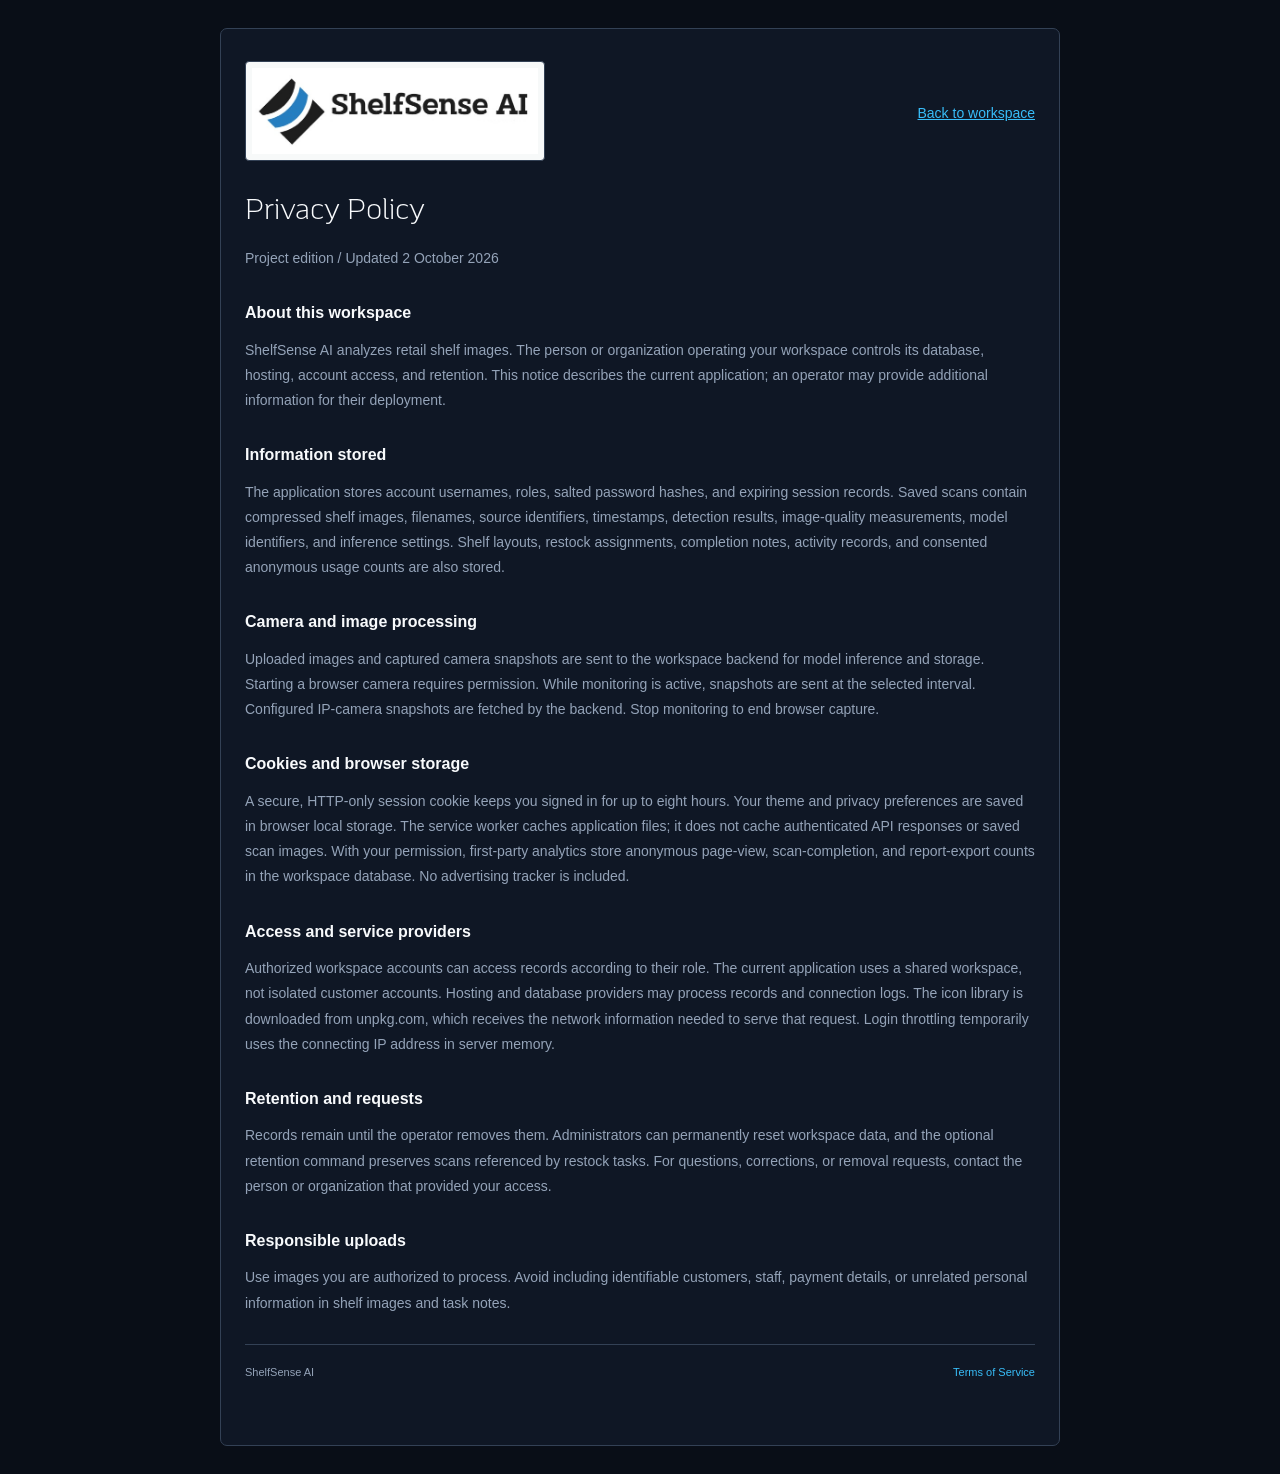
<file: static/privacy.html>
<!doctype html>
<html lang="en">
<head><meta charset="utf-8"><meta name="viewport" content="width=device-width, initial-scale=1"><meta name="theme-color" content="#071f26"><meta name="description" content="ShelfSense AI privacy policy for shelf images, accounts, camera processing, and optional analytics."><title>Privacy Policy | ShelfSense AI</title><link rel="icon" type="image/jpeg" href="/static/shelfsense-favicon-logo.jpeg"><script src="/static/appearance.js?v=20261002-8"></script><link rel="stylesheet" href="/static/styles.css?v=20261002-8"></head>
<body class="policy-page"><main>
  <header><a href="/"><img class="login-logo" src="/static/shelfsense-logo.jpeg" width="618" height="185" alt="ShelfSense AI"></a><a href="/">Back to workspace</a></header>
  <h1>Privacy Policy</h1><p>Project edition / Updated 2 October 2026</p>
  <h2>About this workspace</h2><p>ShelfSense AI analyzes retail shelf images. The person or organization operating your workspace controls its database, hosting, account access, and retention. This notice describes the current application; an operator may provide additional information for their deployment.</p>
  <h2>Information stored</h2><p>The application stores account usernames, roles, salted password hashes, and expiring session records. Saved scans contain compressed shelf images, filenames, source identifiers, timestamps, detection results, image-quality measurements, model identifiers, and inference settings. Shelf layouts, restock assignments, completion notes, activity records, and consented anonymous usage counts are also stored.</p>
  <h2>Camera and image processing</h2><p>Uploaded images and captured camera snapshots are sent to the workspace backend for model inference and storage. Starting a browser camera requires permission. While monitoring is active, snapshots are sent at the selected interval. Configured IP-camera snapshots are fetched by the backend. Stop monitoring to end browser capture.</p>
  <h2>Cookies and browser storage</h2><p>A secure, HTTP-only session cookie keeps you signed in for up to eight hours. Your theme and privacy preferences are saved in browser local storage. The service worker caches application files; it does not cache authenticated API responses or saved scan images. With your permission, first-party analytics store anonymous page-view, scan-completion, and report-export counts in the workspace database. No advertising tracker is included.</p>
  <h2>Access and service providers</h2><p>Authorized workspace accounts can access records according to their role. The current application uses a shared workspace, not isolated customer accounts. Hosting and database providers may process records and connection logs. The icon library is downloaded from unpkg.com, which receives the network information needed to serve that request. Login throttling temporarily uses the connecting IP address in server memory.</p>
  <h2>Retention and requests</h2><p>Records remain until the operator removes them. Administrators can permanently reset workspace data, and the optional retention command preserves scans referenced by restock tasks. For questions, corrections, or removal requests, contact the person or organization that provided your access.</p>
  <h2>Responsible uploads</h2><p>Use images you are authorized to process. Avoid including identifiable customers, staff, payment details, or unrelated personal information in shelf images and task notes.</p>
  <footer class="workspace-footer"><span>ShelfSense AI</span><a href="/static/terms.html">Terms of Service</a></footer>
</main></body></html>
</file>
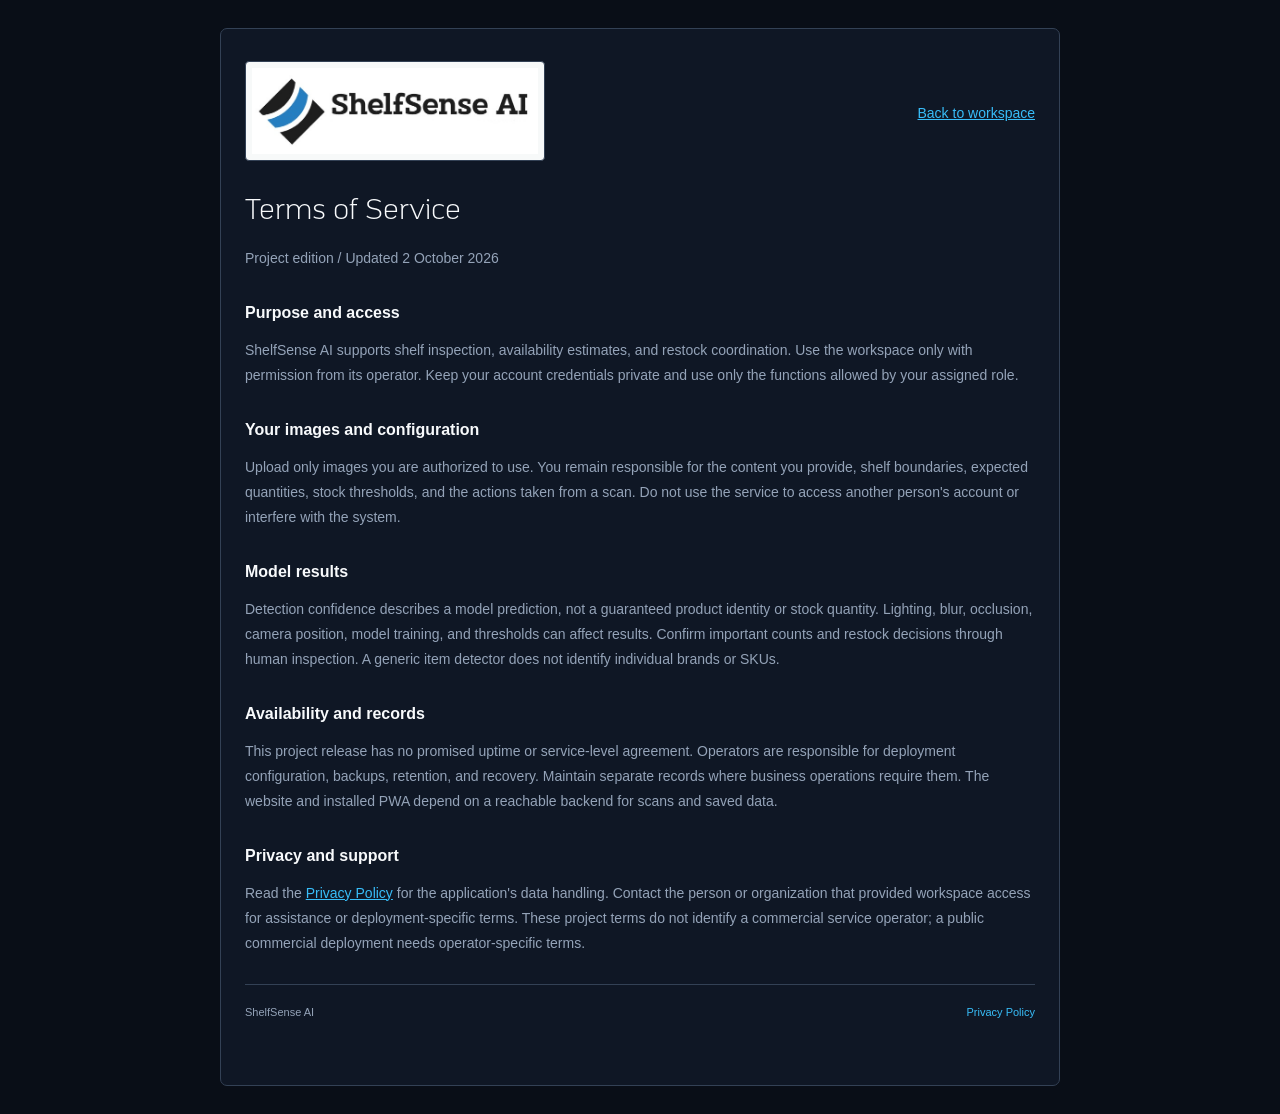
<file: static/terms.html>
<!doctype html>
<html lang="en">
<head><meta charset="utf-8"><meta name="viewport" content="width=device-width, initial-scale=1"><meta name="theme-color" content="#071f26"><meta name="description" content="Terms for authorized use of the ShelfSense AI retail shelf monitoring workspace."><title>Terms of Service | ShelfSense AI</title><link rel="icon" type="image/jpeg" href="/static/shelfsense-favicon-logo.jpeg"><script src="/static/appearance.js?v=20261002-8"></script><link rel="stylesheet" href="/static/styles.css?v=20261002-8"></head>
<body class="policy-page"><main>
  <header><a href="/"><img class="login-logo" src="/static/shelfsense-logo.jpeg" width="618" height="185" alt="ShelfSense AI"></a><a href="/">Back to workspace</a></header>
  <h1>Terms of Service</h1><p>Project edition / Updated 2 October 2026</p>
  <h2>Purpose and access</h2><p>ShelfSense AI supports shelf inspection, availability estimates, and restock coordination. Use the workspace only with permission from its operator. Keep your account credentials private and use only the functions allowed by your assigned role.</p>
  <h2>Your images and configuration</h2><p>Upload only images you are authorized to use. You remain responsible for the content you provide, shelf boundaries, expected quantities, stock thresholds, and the actions taken from a scan. Do not use the service to access another person's account or interfere with the system.</p>
  <h2>Model results</h2><p>Detection confidence describes a model prediction, not a guaranteed product identity or stock quantity. Lighting, blur, occlusion, camera position, model training, and thresholds can affect results. Confirm important counts and restock decisions through human inspection. A generic item detector does not identify individual brands or SKUs.</p>
  <h2>Availability and records</h2><p>This project release has no promised uptime or service-level agreement. Operators are responsible for deployment configuration, backups, retention, and recovery. Maintain separate records where business operations require them. The website and installed PWA depend on a reachable backend for scans and saved data.</p>
  <h2>Privacy and support</h2><p>Read the <a href="/static/privacy.html">Privacy Policy</a> for the application's data handling. Contact the person or organization that provided workspace access for assistance or deployment-specific terms. These project terms do not identify a commercial service operator; a public commercial deployment needs operator-specific terms.</p>
  <footer class="workspace-footer"><span>ShelfSense AI</span><a href="/static/privacy.html">Privacy Policy</a></footer>
</main></body></html>
</file>
<file: static/styles.css>
:root{--canvas:#f5f6f8;--surface:#fff;--ink:#20282c;--muted:#66737b;--line:#dde3e6;--teal:#087e70;--good:#087e70;--warn:#976008;--danger:#bb433d;--alert-red:var(--danger);--amber:#d89826;--coral:#d76056;--sidebar:#182426;--teal-soft:#e5f4ef}
*{box-sizing:border-box;letter-spacing:0}body{margin:0;min-height:100vh;display:grid;grid-template-columns:224px minmax(0,1fr);font-family:Inter,"Segoe UI",Arial,sans-serif;color:var(--ink);background:var(--canvas);font-size:14px}button,input,select,textarea{font:inherit}button,a,input,select,textarea{touch-action:manipulation}button{cursor:pointer}button:disabled{cursor:not-allowed;opacity:.5}button:focus-visible,input:focus-visible,select:focus-visible,textarea:focus-visible{outline:3px solid #528dd0;outline-offset:3px}[hidden]{display:none!important}svg{width:18px;height:18px;flex-shrink:0}h1,h2,h3,p{margin-top:0}h2{font-size:16px;font-weight:650}h3{font-size:14px}small{display:block;color:var(--muted);font-size:11px;margin-top:5px}strong{font-weight:650}button{color:inherit}label{min-width:0}input,select,textarea{max-width:100%;min-width:0;border:1px solid #cbd5da;border-radius:5px;background:#fff;padding:9px 10px;color:var(--ink)}input[type=checkbox]{accent-color:var(--teal);width:16px;height:16px;padding:0}input[type=range]{accent-color:var(--teal);padding:0;width:100%}
.sidebar{position:sticky;top:0;height:100vh;padding:30px 16px 18px;background:var(--sidebar);color:#fff;display:flex;flex-direction:column}.brand{display:flex;gap:10px;align-items:center;margin:0 8px 42px}.brand strong{font-size:20px}.brand small{color:#a5b8b5}.brand-mark{width:36px;height:36px;border-radius:6px;display:grid;place-items:center;background:#5dd4b4;color:#12332a;font-size:23px;font-weight:700}nav{display:flex;flex-direction:column;gap:6px}nav button{position:relative;display:flex;align-items:center;gap:12px;border:0;border-radius:5px;background:transparent;color:#b9c7ca;text-align:left;padding:13px 12px;min-height:46px;font-size:13px}nav button:hover{background:#243437}nav button.active{background:#314347;color:#fff}nav button.active::before{content:"";position:absolute;left:0;top:13px;height:20px;width:3px;background:#5dd4b4}.nav-count{margin-left:auto;font-size:10px;padding:3px 6px;border-radius:4px;background:#49554e;color:#f9df9d}.sidebar-status{margin-top:auto;display:flex;align-items:center;gap:10px;padding:20px 9px}.sidebar-status strong{font-size:11px}.sidebar-status small{font-size:10px;color:#a4b7ba}.status-dot{display:inline-block;width:7px;height:7px;border-radius:50%;background:#36b695;flex-shrink:0}.status-dot.unhealthy{background:var(--coral)}.account-button{display:flex;align-items:center;gap:8px;background:transparent;border:0;border-top:1px solid #344449;color:#b9c7ca;padding:16px 6px 0;font-size:11px;text-align:left}.account-button span{flex:1;overflow-wrap:anywhere}
main{padding:32px 32px 50px;min-width:0;max-width:1920px;width:100%}.topbar{display:flex;justify-content:space-between;align-items:center;gap:24px;margin-bottom:24px}.eyebrow,.section-kicker{display:block;font-size:10px;text-transform:uppercase;color:var(--muted);margin-bottom:7px;font-weight:600}.page-heading h1{font-size:28px;font-weight:650;line-height:1.2;margin:0 0 8px}.page-heading p{color:var(--muted);font-size:12px;margin:0}.actions{display:flex;align-items:center;gap:10px}.button,.icon-button,.text-button{display:inline-flex;justify-content:center;align-items:center;gap:8px;border-radius:5px;font-size:12px;font-weight:600;text-decoration:none}.button{padding:10px 15px;min-height:40px;border:1px solid transparent;white-space:nowrap}.button-primary{background:var(--teal);color:white}.button-primary:hover{background:#06685c}.button-secondary{background:white;border-color:#cbd5da}.button-secondary:hover{background:#edf2f4}.icon-button{width:36px;height:36px;flex-shrink:0;background:transparent;border:1px solid var(--line);padding:7px}.text-button{background:none;border:0;color:var(--teal);padding:8px 0}.file-picker{cursor:pointer}.file-picker input{position:absolute;width:1px;height:1px;opacity:0}.file-picker:focus-within{outline:3px solid #528dd0}.workspace-bar,.toolbar{display:flex;align-items:end;flex-wrap:wrap;gap:14px}.workspace-bar{align-items:center;padding:12px 0;border-top:1px solid var(--line);border-bottom:1px solid var(--line);margin-bottom:12px}.workspace-bar label{display:flex;align-items:center;gap:10px;color:var(--muted);font-size:11px}.workspace-bar select{min-width:170px}.workspace-bar>span{margin-left:auto;color:var(--muted);font-size:11px}.toolbar{margin:18px 0}.toolbar label{display:flex;flex-direction:column;gap:6px;font-size:11px;color:var(--muted);flex:0 1 180px}.toolbar span{font-size:11px;color:var(--muted);padding:10px 0}.scan-notice{display:flex;align-items:center;gap:10px;min-height:40px;margin-bottom:24px;font-size:11px;color:var(--muted)}.scan-notice>span{flex:1;overflow-wrap:anywhere}.scan-notice b{color:var(--teal);flex-shrink:0}.scan-notice.error{color:var(--danger)}.scan-notice.loading svg{animation:pulse 1s infinite}.view{display:none}.view.active{display:block}.panel{padding:22px 0;border-top:1px solid var(--line);min-width:0}.panel-title{display:flex;align-items:center;justify-content:space-between;gap:15px;margin-bottom:18px}.panel-title h2{margin:0}.table-hint{font-size:10px;color:var(--muted)}
.metric-grid{display:grid;grid-template-columns:repeat(4,minmax(0,1fr));gap:12px;margin-bottom:28px}.metric{display:flex;gap:14px;padding:20px 16px;min-height:128px;border:1px solid var(--line);border-radius:6px;background:#fff;align-items:flex-start;min-width:0}.metric>div:last-child{min-width:0}.metric span{font-size:11px;color:var(--muted)}.metric strong{display:block;font-size:28px;margin-top:12px;line-height:1.1;overflow-wrap:anywhere}.metric small{line-height:1.4;font-size:10px}.metric-featured{background:#153a32;color:white;border-color:#153a32}.metric-featured span,.metric-featured small{color:#b9d5cb}.metric-icon{width:32px;height:32px;border-radius:5px;display:grid;place-items:center;background:#e2f1e9;color:#117d67;flex-shrink:0}.metric-featured .metric-icon{background:#31594b;color:#9ce7c8}.metric-icon.amber{background:#fff0d6;color:#99621b}.metric-icon.coral{background:#fbe5e1;color:#ae4844}.metric .status-text{font-size:23px}.overview-grid{display:grid;grid-template-columns:minmax(0,1.5fr) minmax(260px,1fr);gap:28px}.lower-grid,.admin-grid{display:grid;grid-template-columns:1fr 1fr;gap:28px}.compact-stat,.model-chip{padding:5px 8px;border-radius:4px;background:#e4eef5;color:#355a78;font-size:10px;white-space:normal;text-align:right}.quality-strip{font-size:11px;line-height:1.6;color:var(--muted);padding:12px 0}.quality-warning{color:var(--warn);font-size:12px;line-height:1.5}.visual-legend{display:flex;gap:15px;font-size:10px;color:var(--muted);margin-top:20px}.visual-legend span{display:flex;align-items:center;gap:5px}.key-dot{height:7px;width:7px;display:inline-block;border-radius:50%}.good-bg,.good{--status:var(--good)}.warn-bg,.warn{--status:var(--amber)}.danger-bg,.danger{--status:var(--coral)}.key-dot{background:var(--status)}.status-text.good{color:var(--good)}.status-text.warn{color:var(--warn)}.status-text.danger{color:var(--danger)}.status-pill{display:inline-block;font-size:10px;padding:4px 7px;border-radius:4px;background:#e5f4ef;color:var(--good)}.status-pill.warn{background:#fff1d8;color:var(--warn)}.status-pill.danger{background:#fae6e3;color:var(--danger)}
.shelf-wrap{position:relative;overflow:hidden;background:#e9edf0;border-radius:5px;width:100%}.empty-visual{min-height:250px;display:grid;place-items:center;color:var(--muted);font-size:12px}.shelf-wrap.has-scan{min-height:0!important;height:auto!important}.scan-image{width:100%;height:100%;position:absolute;inset:0;object-fit:contain}.product-box{position:absolute;border:1px solid #49e6c0;pointer-events:none}.box-tooltip{display:none;position:absolute;bottom:100%;background:#123b30;color:white;padding:4px;font-size:10px;white-space:nowrap}.zone-overlay{position:absolute;z-index:2;border:1px dashed white;background:transparent;color:white;text-shadow:0 1px 3px #000;text-align:left;display:flex;align-items:flex-start;justify-content:flex-start;font-size:11px;font-weight:700;padding:6px}.zone-overlay.heat{background:color-mix(in srgb,var(--status) 32%,transparent);border-color:var(--status)}.zone-overlay:hover,.zone-overlay.selected,.zone-overlay:focus-visible{background:rgba(255,255,255,.2);outline:2px solid white;outline-offset:-3px}.zone-bars{display:flex;flex-direction:column;gap:20px;padding:18px 0;max-height:440px;overflow:auto}.zone-bar{display:grid;grid-template-columns:42px minmax(0,1fr) 54px;gap:12px;align-items:center;font-size:11px}.zone-bar strong{text-align:right;font-size:12px}.zone-track{height:24px;background:#e6ebef;border-radius:3px;overflow:hidden}.zone-track i{height:100%;display:block;background:var(--status);transition:width .3s}
.history-item{display:grid;grid-template-columns:7px minmax(0,1fr) 54px;gap:12px;align-items:center;text-align:left;padding:14px 0;border:0;border-bottom:1px solid var(--line);width:100%;background:none;font-size:12px}.history-item strong{display:block;overflow:hidden;white-space:nowrap;text-overflow:ellipsis}.history-item b{text-align:right;color:var(--teal)}.history-marker{width:6px;height:6px;border-radius:50%;background:var(--teal)}.row-card{width:100%;display:flex;align-items:center;justify-content:space-between;gap:10px;border:0;border-bottom:1px solid var(--line);background:transparent;padding:15px 0;text-align:left;font-size:12px}.row-card b{color:var(--status);font-size:11px}.empty-row{padding:24px 8px;text-align:center;color:var(--muted);font-size:12px;line-height:1.5}.monitor-layout{display:grid;grid-template-columns:minmax(0,1fr) 280px;gap:28px}.control-form{display:flex;flex-direction:column;gap:18px}.control-form label{display:flex;flex-wrap:wrap;justify-content:space-between;gap:9px;font-size:12px}.control-form label input:not([type=checkbox]),.control-form label select,.control-form label textarea{width:100%}.control-form output{font-weight:650;color:var(--teal)}.control-form .check-label{justify-content:flex-start;align-items:center}.overlay-controls label{flex-direction:row;align-items:center;flex:0 1 auto;font-size:11px}.overlay-controls input{margin:0}.quality-panel{border-top:1px solid var(--line);margin-top:16px;padding-top:18px}.quality-panel dl{display:grid;grid-template-columns:1fr auto;gap:12px;font-size:11px}.quality-panel dt{color:var(--muted)}.quality-panel dd{margin:0;font-weight:600}#cameraVideo{width:100%;max-height:220px;object-fit:contain;background:#15221f;border-radius:5px;margin-bottom:14px}.analysis-summary{display:grid;grid-template-columns:repeat(4,1fr);gap:20px;margin:0 0 28px}.analysis-summary article{padding:15px 0;border-bottom:2px solid #b9c8d0}.analysis-summary span{font-size:11px;color:var(--muted)}.analysis-summary strong{display:block;font-size:25px;margin-top:10px}.table-wrap{overflow-x:auto;max-width:100%;border-top:1px solid var(--line)}table{width:100%;border-collapse:collapse;text-align:left}th{font-size:10px;text-transform:uppercase;color:var(--muted);padding:14px 12px;white-space:nowrap;background:#edf1f3;border-bottom:1px solid var(--line)}td{font-size:12px;padding:14px 12px;border-bottom:1px solid var(--line)}td:first-child{max-width:280px;overflow-wrap:anywhere}tbody tr:hover{background:#eef4f3}.table-empty{text-align:center;height:160px;color:var(--muted)}.compare-grid{display:grid;grid-template-columns:1fr 1fr;gap:20px}.compare-grid figure{margin:0;min-width:0}.compare-grid figcaption{padding:10px 0;font-size:11px;color:var(--muted);overflow-wrap:anywhere}#comparisonSummary{font-size:12px;color:var(--muted);line-height:1.6}
.task-board{display:grid;grid-template-columns:repeat(4,minmax(0,1fr));gap:16px;margin-bottom:30px}.task-column{min-width:0;border-top:3px solid #c3d0d8;padding-top:15px}.task-column:nth-child(1){border-color:var(--coral)}.task-column:nth-child(2){border-color:var(--amber)}.task-column:nth-child(3){border-color:#5892c4}.task-column:nth-child(4){border-color:var(--teal)}.task-column>h2{font-size:13px;display:flex;justify-content:space-between;gap:6px}.task-column>h2 span{color:var(--muted)}.task-card{padding:15px;background:white;border:1px solid var(--line);border-radius:6px;margin-bottom:12px;overflow-wrap:anywhere}.task-card h3{margin:12px 0 8px}.task-card p,.task-card>div{font-size:11px;color:var(--muted);line-height:1.5}.task-card button{width:100%;justify-content:space-between;margin-top:12px;border-top:1px solid var(--line)}.timeline{list-style:none;padding:0;margin:0;max-height:420px;overflow:auto}.timeline li{display:grid;grid-template-columns:125px 1fr;gap:18px;padding:14px 0;border-bottom:1px solid var(--line);font-size:11px}.timeline time{color:var(--muted)}.timeline strong,.timeline span{display:block;line-height:1.5}.timeline span{color:var(--muted);overflow-wrap:anywhere}.bounds-cell{min-width:235px;white-space:nowrap}.bounds-cell input{width:50px;padding:8px 4px;margin-right:3px}#inventoryTable td input{margin-top:6px;display:block;font-size:11px}#inventoryTable td.bounds-cell input{display:inline-block}#inventoryTable td{min-width:100px}#inventoryTable td:first-child,#inventoryTable td:nth-child(2){min-width:180px}#inventoryTable td:nth-child(3) input,#inventoryTable td:nth-child(4) input{width:76px}.report-summary{display:grid;grid-template-columns:repeat(4,1fr);gap:20px;margin:24px 0 30px}.report-summary span{font-size:11px;color:var(--muted)}.report-summary strong{display:block;font-size:26px;margin-top:10px}.history-chart{height:230px;display:flex;align-items:stretch;gap:8px;overflow-x:auto;padding:15px 0 32px;background:repeating-linear-gradient(to top,transparent 0,transparent 49px,#e0e6ea 50px)}.time-bar{display:flex;align-items:center;justify-content:flex-end;flex-direction:column;position:relative;min-width:28px;max-width:70px;flex:1;background:none;border:0;padding:0 3px}.time-bar i{display:block;min-height:2px;background:var(--status);width:100%;border-radius:3px 3px 0 0}.time-bar span{position:absolute;top:calc(100% + 8px);font-size:9px;white-space:nowrap;color:var(--muted)}.time-bar.baseline-change{border-left:2px dashed #596575}.admin-intro{display:flex;align-items:center;justify-content:space-between;gap:20px;padding:18px 0}.admin-intro h2{margin-bottom:8px}.admin-intro p{font-size:12px;color:var(--muted)}.setting-list>div{display:flex;justify-content:space-between;gap:15px;padding:14px 0;border-bottom:1px solid var(--line);font-size:12px}.setting-list b{font-size:11px;color:var(--teal)}.setting-list span{overflow-wrap:anywhere}.setting-list strong{text-align:right;font-size:11px}#moreHistory{margin-top:20px}#layoutMessage{font-size:12px;line-height:1.5}dialog{width:min(440px,calc(100% - 32px));border:1px solid var(--line);border-radius:8px;padding:28px;box-shadow:0 15px 80px #0003}dialog::backdrop{background:#152229a8;backdrop-filter:blur(4px)}dialog h2{margin-bottom:0}#loginError,#taskError{color:var(--danger);font-size:12px;line-height:1.5;margin:0}#toast{position:fixed;bottom:26px;left:50%;transform:translateX(-50%);background:#202c31;color:#fff;border-radius:6px;padding:14px 20px;font-size:12px;z-index:100;max-width:calc(100% - 32px);box-shadow:0 5px 20px #0003}
@keyframes pulse{50%{opacity:.25}}@media(min-width:1600px){main{padding:40px 48px}.overview-grid{grid-template-columns:minmax(0,1.6fr) 1fr}.metric{padding:24px}.page-heading h1{font-size:30px}}
@media(max-width:1180px){body{grid-template-columns:190px minmax(0,1fr)}main{padding:24px}.brand strong{font-size:17px}.sidebar{padding-inline:12px}.metric-grid{grid-template-columns:repeat(2,1fr)}.monitor-layout{grid-template-columns:minmax(0,1fr) 245px}.overview-grid{grid-template-columns:1fr 1fr}.task-board{grid-template-columns:repeat(2,1fr)}.topbar{align-items:flex-start}.actions{flex-wrap:wrap;justify-content:flex-end}.page-heading h1{font-size:25px}}
@media(max-width:800px){body{display:block;padding-bottom:80px}.sidebar{position:fixed;z-index:40;bottom:0;top:auto;left:0;width:100%;height:70px;padding:5px 4px}.brand,.sidebar-status,.account-button{display:none}nav{height:100%;flex-direction:row;gap:1px;overflow-x:auto}nav button{flex:1;min-width:48px;flex-direction:column;justify-content:center;gap:5px;padding:6px 2px;font-size:9px;text-align:center;min-height:58px}nav button svg{width:17px;height:17px}nav button.active::before{height:2px;top:0;left:25%;width:50%}.nav-count{position:absolute;right:3px;top:1px;padding:1px 3px;font-size:8px}.topbar{flex-direction:column;gap:16px}.actions{width:100%;justify-content:flex-start}.button{font-size:12px}.workspace-bar>span{display:none}main{padding:22px 16px}.overview-grid,.lower-grid,.admin-grid,.monitor-layout{grid-template-columns:1fr;gap:10px}.metric-grid{gap:9px;margin-bottom:18px}.metric{padding:15px 12px;gap:10px}.metric strong{font-size:25px}.metric .status-text{font-size:21px}.metric-icon{width:28px;height:28px}.metric-icon svg{width:16px}.panel{padding:20px 0}.analysis-summary,.report-summary{grid-template-columns:repeat(2,1fr);gap:16px}.toolbar{gap:10px}.toolbar label{flex:1 1 130px}.overlay-controls label{flex:0 1 auto}.compare-grid{grid-template-columns:1fr}.scan-notice{align-items:flex-start}.task-board{gap:10px}.task-card{padding:12px}.timeline li{grid-template-columns:90px 1fr;gap:12px}.table-hint{max-width:145px;text-align:right;line-height:1.5}#toast{bottom:86px}.bounds-cell{min-width:235px}}
@media(max-width:390px){main{padding:18px 12px}.metric{flex-direction:column}.metric strong{font-size:24px}.metric small{font-size:10px}.page-heading h1{font-size:24px}.task-board{grid-template-columns:1fr}nav button{min-width:45px;font-size:8px}.panel-title{gap:10px}.model-chip{font-size:9px;max-width:130px}.visual-legend{gap:10px}}
@media(prefers-reduced-motion:reduce){*{animation:none!important;transition:none!important;scroll-behavior:auto!important}}
/* Brand surfaces share the same semantic colors in both themes. */
:root{color-scheme:light;--canvas:#f5f6f8;--surface:#fff;--surface-raised:#eef1f5;--ink:#18181b;--muted:#61616c;--line:#dedee4;--teal:#247bb8;--brand:#247bb8;--brand-hover:#19689e;--good:#087e59;--warn:#986307;--danger:#ba353c;--amber:#d99718;--coral:#e55f63;--sidebar:#101113;--teal-soft:#e7f1fa;--good-soft:#e4f4ec;--warn-soft:#fff2d9;--danger-soft:#fce8e9;--info-soft:#e9f2fb}
:root[data-theme=dark]{color-scheme:dark;--canvas:#0a0a0a;--surface:#141416;--surface-raised:#1d1d20;--ink:#fafafa;--muted:#a1a1aa;--line:#29292e;--teal:#65b6ed;--brand:#2985c5;--brand-hover:#3598dc;--good:#34d399;--warn:#fbbf24;--danger:#f87171;--amber:#f59e0b;--coral:#f87171;--sidebar:#101012;--teal-soft:#152533;--good-soft:#11271f;--warn-soft:#302615;--danger-soft:#321c20;--info-soft:#14232f}
body{font-family:Inter,-apple-system,BlinkMacSystemFont,"Segoe UI",Roboto,Helvetica,Arial,sans-serif;font-variant-numeric:tabular-nums;font-size:14px;grid-template-columns:240px minmax(0,1fr)}
h2,h3{font-weight:600}h1,.page-heading h1{font-size:28px;font-weight:650}small{font-size:12px}.eyebrow,.section-kicker{font-size:11px}.page-heading p{font-size:13px;line-height:1.5}
.sidebar{border-right:1px solid var(--line);padding:24px 14px 18px}.brand{display:block;margin:0 0 34px;background:#f7f7f7;border-radius:4px;overflow:hidden}.brand img{display:block;width:100%;height:auto;aspect-ratio:618/185;object-fit:contain}.mobile-logo{display:none}.login-logo{width:100%;height:auto;border-radius:4px;background:#f7f7f7}
nav button{color:#a8a8b1}nav button.active{background:#1c2b38;color:#9dd5fb}nav button:hover{background:#202024}nav button.active::before{background:#459edc}.nav-count{background:#302719;color:#fbbf24}.account-button{border-color:#29292e;color:#b5b5bf}.sidebar-status small{color:#a1a1aa}
.topbar{position:sticky;top:0;z-index:30;background:var(--canvas);padding:18px 0;margin-top:-18px;min-width:0}.page-heading{min-width:0}.actions{flex-shrink:0}.theme-toggle{width:40px;height:40px;background:var(--surface)}.button-primary{background:var(--brand)}.button-primary:hover{background:var(--brand-hover)}.button-secondary{background:var(--surface);border-color:var(--line)}.button-secondary:hover,.icon-button:hover{background:var(--surface-raised)}.button:disabled:hover{background:var(--brand)}
input,select,textarea{background:var(--surface);border-color:var(--line);font-size:13px}input::placeholder,textarea::placeholder{color:var(--muted)}button:focus-visible,input:focus-visible,select:focus-visible,textarea:focus-visible{outline-color:#5ab3ef}
.metric,.task-card{background:var(--surface)}.metric{min-height:132px}.metric-featured{background:var(--info-soft);border-color:color-mix(in srgb,var(--brand) 40%,var(--line));color:var(--ink)}.metric-featured span,.metric-featured small{color:var(--muted)}.metric span,.metric small{font-size:12px}.metric-icon,.metric-featured .metric-icon{background:var(--teal-soft);color:var(--teal)}.metric-icon.teal{background:var(--good-soft);color:var(--good)}.metric-icon.amber{background:var(--warn-soft);color:var(--warn)}.metric-icon.coral{background:var(--danger-soft);color:var(--danger)}.status-pill{background:var(--good-soft);color:var(--good);font-size:11px}.status-pill.warn{background:var(--warn-soft)}.status-pill.danger{background:var(--danger-soft)}.compact-stat,.model-chip{background:var(--teal-soft);color:var(--teal);font-size:11px}
.workspace-bar label,.workspace-bar>span,.toolbar label,.quality-strip,.table-hint{font-size:12px}.quality-strip{line-height:1.6}.zone-track{background:var(--surface-raised)}.zone-bar,.zone-bar strong{font-size:12px}.visual-legend{font-size:11px}.history-item,.row-card{font-size:13px}.history-item small{font-size:11px}.analysis-summary article{border-color:var(--line)}.analysis-summary span,.report-summary span{font-size:12px}th{background:var(--surface-raised);font-size:11px}td{font-size:13px}tbody tr:hover{background:var(--surface-raised)}.history-chart{background:repeating-linear-gradient(to top,transparent 0,transparent 49px,var(--line) 50px)}.task-card p,.task-card>div{font-size:12px}.timeline{font-size:12px}.setting-list>div{font-size:13px}.setting-list b,.setting-list strong{font-size:12px}dialog{background:var(--surface);color:var(--ink)}dialog::backdrop{background:#0009}
.scan-notice{min-height:50px;padding:12px 14px;border:1px solid color-mix(in srgb,var(--brand) 30%,var(--line));border-radius:6px;background:var(--info-soft);color:var(--ink);font-size:13px;gap:12px}.scan-notice .alert-icon{display:flex;flex:0 0 20px;color:var(--teal)}.scan-notice b{font-size:11px;color:var(--teal)}.scan-notice.success{background:var(--good-soft);border-color:color-mix(in srgb,var(--good) 30%,var(--line))}.scan-notice.success .alert-icon,.scan-notice.success b{color:var(--good)}.scan-notice.error{background:var(--danger-soft);border-color:color-mix(in srgb,var(--danger) 30%,var(--line));color:var(--ink)}.scan-notice.error .alert-icon,.scan-notice.error b{color:var(--danger)}.scan-notice.loading svg{animation:spin 1s linear infinite}.scan-notice>span:not(.alert-icon){line-height:1.5}#toast{background:var(--info-soft);color:var(--ink);border:1px solid var(--brand);padding:16px 20px;border-left-width:4px;line-height:1.5}
.shelf-wrap{background:var(--surface-raised);border:1px solid var(--line)}.empty-visual{min-height:300px;border:1px dashed var(--line);background:var(--surface)}.inspection-empty{display:flex;align-items:center;flex-direction:column;gap:12px;padding:30px 18px;text-align:center}.inspection-empty svg{width:38px;height:38px;color:var(--teal);stroke-width:1.2;margin-bottom:4px}.inspection-empty strong{color:var(--ink);font-size:14px;font-weight:500}.inspection-empty span{font-size:12px;color:var(--muted)}
.zone-overlay{z-index:2;padding:0;border-color:#ffffff90;pointer-events:auto}.zone-label{margin:5px;padding:2px 4px;background:#101012b3;border-radius:2px;font-size:10px}.zone-overlay:hover{background:transparent;outline:0}.zone-overlay.heat:hover{background:color-mix(in srgb,var(--status) 32%,transparent)}.product-box{z-index:3;background:transparent;border:1px solid #6cd2ff;border-radius:1px;padding:0;pointer-events:auto;min-width:0;min-height:0;cursor:crosshair}.product-box:hover,.product-box:focus-visible{z-index:4;border:2px solid #b6e6ff;background:#3b82f626;outline:none;box-shadow:0 0 0 1px #0a0a0a80}.product-tooltip{position:fixed;z-index:90;max-width:calc(100vw - 16px);overflow-wrap:anywhere;pointer-events:none;background:#0d1821;color:#ecf7ff;border:1px solid #439ad5;border-radius:5px;box-shadow:0 5px 20px #0005;padding:9px 12px;font-size:12px;font-weight:600;line-height:1.5}
.scroll-progress{position:fixed;z-index:35;height:3px;pointer-events:none;background:var(--line)}.scroll-progress>span{display:block;width:100%;height:100%;background:#3799d8;transform:scaleX(0);transform-origin:left;will-change:transform}.ripple-button{position:relative;overflow:hidden;isolation:isolate}.ripple{position:absolute;pointer-events:none;border-radius:50%;background:#add8e6;opacity:.55;transform:translate(-50%,-50%) scale(0);animation:ripple-expand .65s ease-out forwards}.ripple-button>svg,.ripple-button>span:not(.ripple){position:relative;z-index:1}.ripple-button input{left:0;top:0}
.workspace-footer{display:flex;justify-content:space-between;align-items:center;flex-wrap:wrap;gap:14px;border-top:1px solid var(--line);margin-top:36px;padding-top:20px;color:var(--muted);font-size:11px}.workspace-footer>div{display:flex;gap:18px}.workspace-footer a{color:var(--muted);text-decoration:none}.workspace-footer a:hover{color:var(--teal);text-decoration:underline}.footer-divider{padding:0 6px}
::view-transition-old(root),::view-transition-new(root){animation:none;mix-blend-mode:normal}::view-transition-new(root){z-index:1}::view-transition-old(root){z-index:0}
@keyframes ripple-expand{to{transform:translate(-50%,-50%) scale(1);opacity:0}}@keyframes spin{to{transform:rotate(360deg)}}
@media(min-width:1600px){.page-heading h1{font-size:28px}}
@media(max-width:1180px){body{grid-template-columns:204px minmax(0,1fr)}.brand{margin-inline:0}.metric small{font-size:11px}.actions{flex-shrink:1}}
@media(max-width:800px){body{display:block}.sidebar{border-right:0;border-top:1px solid var(--line)}.topbar{gap:12px;padding:12px 0;margin-top:-12px}.page-heading h1{font-size:24px}.page-heading p{font-size:12px}.mobile-logo{display:block;width:210px;height:auto;border-radius:3px;margin-bottom:16px}.page-heading .eyebrow{display:none}.brand{display:none}.actions{gap:8px;flex-wrap:nowrap}.actions .button{padding:10px 12px}.theme-toggle{margin-left:auto}.metric{min-height:142px}.metric span{font-size:11px}.metric small{font-size:11px}.metric strong{font-size:25px}.scan-notice{font-size:12px;align-items:center}.workspace-bar label{font-size:12px}.workspace-bar{gap:10px}.workspace-bar select{min-width:150px}.empty-visual{min-height:260px}.product-tooltip{font-size:11px}.workspace-footer{padding-bottom:12px}.sidebar nav button{min-width:0;flex:1 0 0}.workspace-footer>div{gap:14px}}
@media(prefers-reduced-motion:reduce){::view-transition-old(root),::view-transition-new(root){animation:none!important}}
@media(max-width:800px){.sidebar{padding:5px 4px}.sidebar nav{overflow-y:hidden}}
body.policy-page{display:block;padding:0}.policy-page main{max-width:840px;margin:auto;padding:32px 24px 64px}.policy-page .login-logo{max-width:300px}.policy-page h1{font-size:28px;margin-top:32px}.policy-page h2{margin-top:30px;font-size:16px}.policy-page p,.policy-page li{font-size:14px;line-height:1.8;color:var(--muted)}.policy-page a{color:var(--teal)}.policy-page header{display:flex;align-items:center;justify-content:space-between;gap:20px;flex-wrap:wrap}
/* Inspection surfaces and controls remain constrained at every breakpoint. */
:root{--canvas:#f3f5f9;--surface:#fff;--line:#dce2ec;--brand:#197dc0;--teal:#1677b5}
:root[data-theme=dark]{--canvas:#0d0f12;--surface:#171a1f;--surface-raised:#20252d;--line:#2b313b;--ink:#f4f6fa;--muted:#a6aebb;--brand:#2789cc;--teal:#6ac2fb;--info-soft:#142632;--sidebar:#101216}
.sidebar{padding-top:24px;box-shadow:1px 0 0 #0001}.brand{width:100%;height:64px;display:flex;align-items:center;justify-content:center;margin-bottom:24px;flex-shrink:0}.brand img{width:100%;max-width:212px;height:auto;max-height:64px;object-fit:contain}.nav-section-label{display:block;font-size:10px;font-weight:600;color:#828d9d;margin:0 12px 14px}.heading-divider{color:var(--brand);padding:0 8px}.topbar{border-bottom:1px solid var(--line);padding-bottom:24px}.eyebrow{color:var(--teal);margin-bottom:10px}.page-heading h1{font-weight:700}.page-heading p{margin-top:10px}.actions .button{min-height:42px}.button-primary{box-shadow:0 3px 10px #147fc121}.button-primary:disabled{box-shadow:none}.workspace-bar{border-top:0;margin-top:6px}.workspace-bar select{border-color:color-mix(in srgb,var(--brand) 30%,var(--line))}
.metric{position:relative;min-height:142px;padding:23px 18px;border-top:3px solid var(--brand);box-shadow:0 3px 12px #00000006}.metric:nth-child(2){border-top-color:var(--good)}.metric:nth-child(3){border-top-color:var(--amber)}.metric:nth-child(4){border-top-color:var(--coral)}.metric strong{font-size:30px;font-weight:700;margin-top:14px}.metric-featured{background:var(--info-soft)}.metric-icon{border:1px solid color-mix(in srgb,currentColor 18%,transparent)}.panel-title{min-height:36px}.panel-title .section-kicker{color:var(--teal)}.chart-panel{padding-left:24px;border-left:1px solid var(--line)}.zone-track{height:28px;border:1px solid var(--line)}.zone-track i{border-radius:2px}.zone-bar>span{color:var(--muted)}.shelf-wrap.empty-visual{background:var(--surface);min-height:320px;box-shadow:inset 0 0 0 10px var(--canvas)}.inspection-empty svg{height:52px;width:52px;padding:9px;background:var(--info-soft);border-radius:8px}.inspection-empty strong{font-size:16px}.empty-row{padding:28px 12px}.quality-strip{border-bottom:1px solid transparent}.quality-panel{background:var(--surface);padding:20px 16px;border:1px solid var(--line);border-radius:6px}.monitor-layout>.panel:last-child{border-left:1px solid var(--line);padding-left:24px}.camera-panel .panel-title h2::before{content:"";display:inline-block;width:6px;height:6px;background:var(--brand);border-radius:50%;margin-right:10px}
.detection-layer{position:absolute;inset:0;pointer-events:none}.zone-label{display:none}.product-box:hover,.product-box:focus-visible{background:#2e99de38;border-color:#e4f7ff}.inspection-slider{border-top:1px solid var(--line);border-bottom:1px solid var(--line);padding:18px 0;margin-top:16px}.inspection-slider>div{display:flex;align-items:center;justify-content:space-between;gap:16px}.inspection-slider label{font-size:13px;font-weight:600}.inspection-slider output{color:var(--teal);font-size:12px;font-weight:600}.inspection-slider input{width:100%;margin:14px 0 10px;cursor:ew-resize}.slider-endpoints{font-size:11px;color:var(--muted)}input[type=range]{height:6px;border:0;border-radius:6px;appearance:none;background:var(--line)}input[type=range]::-webkit-slider-thumb{appearance:none;width:17px;height:17px;border:3px solid var(--surface);border-radius:50%;background:var(--brand);box-shadow:0 0 0 1px var(--brand);cursor:ew-resize}input[type=range]::-moz-range-thumb{width:13px;height:13px;border:3px solid var(--surface);border-radius:50%;background:var(--brand);box-shadow:0 0 0 1px var(--brand);cursor:ew-resize}input[type=range]:disabled{opacity:.4;cursor:not-allowed}
.scroll-progress{height:4px;background:color-mix(in srgb,var(--brand) 22%,var(--line));overflow:visible}.scroll-progress>span{background:var(--brand);box-shadow:0 0 5px #3a9fe55c}.scroll-progress>output{position:absolute;right:0;top:7px;color:var(--teal);background:var(--canvas);font-size:10px;font-weight:600;padding:2px 5px;border:1px solid var(--line);border-radius:3px;min-width:33px;text-align:center}.file-picker{height:42px;max-height:42px;flex-shrink:0}.file-picker .ripple{max-width:none;max-height:none}.workspace-footer{margin-top:28px}
@media(max-width:1180px){.metric{padding:18px 14px}.monitor-layout>.panel:last-child{padding-left:16px}.chart-panel{padding-left:16px}.brand img{max-width:176px}}
@media(max-width:800px){.sidebar{padding:5px 4px;box-shadow:0 -3px 18px #0002}.brand,.nav-section-label{display:none}.mobile-logo{width:190px;max-width:100%;height:auto;max-height:58px;object-fit:contain;align-self:flex-start;margin-bottom:14px}.topbar{padding-bottom:16px}.chart-panel{padding-left:0;border-left:0}.monitor-layout>.panel:last-child{padding-left:0;border-left:0}.metric{min-height:150px}.metric strong{font-size:26px}.shelf-wrap.empty-visual{min-height:260px}.inspection-slider{padding:16px 0}.actions{align-items:center}.scroll-progress>output{font-size:9px;top:5px}}
@media print{:root{--ink:#18181b;--muted:#52525b;--surface:#fff;--surface-raised:#eee;--line:#ddd}body{display:block;background:white;color:#18181b}.sidebar,.topbar,.workspace-bar,.scan-notice,.toolbar,#moreHistory,dialog,#toast,.scroll-progress,.product-tooltip,.workspace-footer{display:none!important}main{padding:0}.view{display:none!important}#reportsView{display:block!important}.history-chart{overflow:visible}table{font-size:10px}.table-wrap{overflow:visible}.report-summary{break-inside:avoid}.time-bar{print-color-adjust:exact}}
button.button-danger{background:var(--danger);border-color:var(--danger);color:#fff;box-shadow:0 3px 10px color-mix(in srgb,var(--danger) 20%,transparent)}button.button-danger:hover{background:color-mix(in srgb,var(--danger) 82%,#000);border-color:color-mix(in srgb,var(--danger) 82%,#000)}button.button-danger .ripple{background:#fff}
.danger-text{color:var(--danger)}.dialog-copy{font-size:13px;color:var(--muted);margin-bottom:20px;line-height:1.5}.dialog-actions{display:flex;gap:12px;justify-content:flex-end}
.zone-overlay{border:3px solid #fff!important;box-shadow:0 0 0 1px #0009,inset 0 0 0 1px #0009!important}.zone-overlay.heat{border-color:var(--status)!important;box-shadow:0 0 10px var(--status),inset 0 0 0 1px #0008!important}

/* Cool and Collected visual system */
@font-face{font-family:"Mainlux";src:url("/static/fonts/Mainlux-Light.otf") format("opentype");font-display:swap;font-weight:300}
@font-face{font-family:"Flamenco";src:url("/static/fonts/Flamenco-Regular.ttf") format("truetype");font-display:swap;font-weight:400}
@font-face{font-family:"Flamenco";src:url("/static/fonts/Flamenco-Light.ttf") format("truetype");font-display:swap;font-weight:300}
@font-face{font-family:"Trykker";src:url("/static/fonts/Trykker-Regular.ttf") format("truetype");font-display:swap;font-weight:400}
@font-face{font-family:"Ashfiana";src:url("/static/fonts/Ashfiana%20Oblique.otf") format("opentype");font-display:swap;font-style:italic}
:root{--canvas:#eaf2f2;--surface:#ffffffd9;--surface-solid:#f8fbfb;--surface-raised:#dce9e9;--ink:#082b33;--muted:#49676d;--line:#afc8ca;--brand:#087681;--brand-hover:#055c66;--teal:#087681;--good:#08765f;--warn:#99610a;--danger:#b73942;--amber:#d09522;--coral:#cf5058;--sidebar:#071f26;--teal-soft:#d7eeee;--good-soft:#dcefe8;--warn-soft:#f8ecd4;--danger-soft:#f7dfe1;--info-soft:#dcebed;--metal:#789397;--focus:#1a7da8;--pointer-x:50vw;--pointer-y:50vh}
:root[data-theme=dark] {
--canvas: #090e17; /* Very dark premium navy background */
--surface: #101827df; /* Translucent dark blue for glassmorphism */
--surface-solid: #101827;/* Solid dark blue */
--surface-raised: #1e293b;/* Raised slate-blue for hover states */
--ink: #f8fafc; /* Crisp white text */
--muted: #94a3b8; /* Muted slate text */
--line: #334155; /* Premium blue-grey border */
--brand: #3b82f6; /* Bright blue accent */
--brand-hover: #60a5fa;
--teal: #38bdf8; /* Sky blue for secondary accents */
--good: #34d399;
--warn: #fbbf24;
--danger: #f87171;
--amber: #fbbf24;
--coral: #f87171;
--sidebar: #040812; /* Deepest midnight blue for sidebar */
--teal-soft: #172554;
--good-soft: #064e3b;
--warn-soft: #451a03;
--danger-soft: #4c0519;
--info-soft: #1e3a8a;
--metal: #64748b;
--focus: #7dd3fc;
}
html{scroll-behavior:smooth;overflow-x:hidden}body{font-family:"Trykker",Georgia,serif;background-color:var(--canvas);background-image:linear-gradient(145deg,color-mix(in srgb,var(--teal) 9%,transparent),transparent 34%),linear-gradient(315deg,color-mix(in srgb,#5275a8 8%,transparent),transparent 42%);line-height:1.45;overflow-x:hidden}button,input,select,textarea{font-family:"Trykker",Georgia,serif}h1,.page-heading h1{font-family:"Mainlux","Segoe UI",sans-serif;font-weight:300;font-size:clamp(26px,3vw,36px);line-height:1.05}h2,h3,.panel-title h2,.metric strong,.analysis-summary strong,.report-summary strong{font-family:"Flamenco","Segoe UI",sans-serif}h2,.panel-title h2{font-size:18px}.page-heading p{font-family:"Ashfiana","Trykker",serif;font-style:italic;font-size:16px}.eyebrow,.section-kicker,nav button,.button,.status-pill,th{font-family:"Flamenco","Segoe UI",sans-serif;font-weight:400}.eyebrow,.section-kicker{letter-spacing:.045em;text-transform:uppercase}
main{max-width:1880px;padding:32px 38px 50px}.sidebar{background:linear-gradient(180deg,#071f26,#0a2d34);border-color:#29474d}.brand{height:72px;background:#f7f9f9;border:1px solid #91a8ab;border-radius:6px;padding:6px}.brand img{max-height:58px}.topbar{background:color-mix(in srgb,var(--canvas) 86%,transparent);backdrop-filter:blur(16px);border-bottom-color:var(--line)}.heading-divider{color:var(--brand)}
.button,.icon-button,input,select,textarea{min-height:42px;border-radius:6px}.button,.icon-button{transition:color .18s ease,background-color .18s ease,border-color .18s ease,box-shadow .18s ease,opacity .18s ease,transform .18s ease}.button:hover,.icon-button:hover{transform:translateY(-1px)}.button:active,.icon-button:active{transform:translateY(0)}.button-primary{background:linear-gradient(125deg,var(--brand),#4c6fa3);border-color:transparent;box-shadow:0 8px 24px color-mix(in srgb,var(--brand) 24%,transparent)}.button-primary:hover{background:linear-gradient(125deg,var(--brand-hover),#6383b3);box-shadow:0 10px 30px color-mix(in srgb,var(--brand) 33%,transparent)}.button-secondary{background:var(--surface);backdrop-filter:blur(10px)}.icon-button{background:var(--surface)}.link-button{appearance:none;border:0;background:none;color:var(--muted);padding:0;cursor:pointer}.link-button:hover{color:var(--teal);text-decoration:underline}
input,select,textarea{width:100%;background-color:var(--surface-solid);border:1px solid var(--line);color:var(--ink);padding:9px 12px;box-shadow:inset 0 1px 0 #ffffff10}select{appearance:none;padding-right:38px;background-image:linear-gradient(45deg,transparent 50%,var(--teal) 50%),linear-gradient(135deg,var(--teal) 50%,transparent 50%);background-position:calc(100% - 17px) 50%,calc(100% - 12px) 50%;background-size:5px 5px,5px 5px;background-repeat:no-repeat;cursor:pointer}select:hover{border-color:var(--teal)}input:focus,select:focus,textarea:focus{border-color:var(--focus);box-shadow:0 0 0 3px color-mix(in srgb,var(--focus) 20%,transparent);outline:0}input:invalid:not(:placeholder-shown){border-color:var(--danger)}
.view{--view-accent:var(--brand)}#monitorView{--view-accent:#297f99}#analysisView{--view-accent:#5270a2}#alertsView{--view-accent:#b57a23}#inventoryView{--view-accent:#16806f}#reportsView{--view-accent:#596fa1}#adminView{--view-accent:#6a7f85}.view select:focus{border-color:var(--view-accent);box-shadow:0 0 0 3px color-mix(in srgb,var(--view-accent) 22%,transparent)}
.panel,.metric,.task-card,.quality-panel,dialog{background:var(--surface);border:1px solid var(--line);backdrop-filter:blur(14px);box-shadow:0 12px 35px #041a2010}.panel{padding:22px;border-top:3px solid var(--view-accent);border-radius:7px}.overview-grid,.lower-grid,.admin-grid{gap:18px}.metric{border-top-color:var(--brand);box-shadow:0 10px 26px #041a2010}.metric-featured{background:linear-gradient(145deg,var(--info-soft),var(--surface));border-color:color-mix(in srgb,var(--brand) 55%,var(--line))}.metric strong{font-size:32px}.chart-panel,.monitor-layout>.panel:last-child{padding-left:22px;border-left:1px solid var(--line)}.workspace-bar{background:color-mix(in srgb,var(--surface) 72%,transparent);border:1px solid var(--line);border-radius:7px;padding:12px 14px}.workspace-bar label{min-width:min(100%,250px)}.toolbar{align-items:flex-end}.toolbar label{min-width:150px}.toolbar .button,.toolbar .icon-button{margin-bottom:0}.control-form{gap:20px}.control-form label{line-height:1.35}.control-form output{font-family:"Flamenco",sans-serif}
.number-stepper{display:grid;grid-template-columns:38px minmax(64px,1fr) 38px;grid-template-rows:42px;width:100%;max-width:220px}.number-stepper input{grid-column:2;grid-row:1;border-radius:0;text-align:center;min-width:0;-moz-appearance:textfield}.number-stepper input::-webkit-inner-spin-button,.number-stepper input::-webkit-outer-spin-button{appearance:none;margin:0}.number-control{grid-row:1;border:1px solid var(--line);background:var(--surface-raised);color:var(--ink);display:grid;place-items:center;cursor:pointer}.number-control svg{width:15px;height:15px}.number-control.decrease{grid-column:1;border-radius:6px 0 0 6px;border-right:0}.number-control.increase{grid-column:3;border-radius:0 6px 6px 0;border-left:0}.number-control:hover{background:var(--teal-soft);color:var(--teal)}.control-form .number-stepper{flex-basis:100%;max-width:none}.bounds-cell .number-stepper{display:inline-grid;width:126px;margin:4px 4px 4px 0;grid-template-columns:30px 66px 30px;grid-template-rows:36px}.bounds-cell .number-stepper input,.bounds-cell .number-control{min-height:36px;height:36px}.bounds-cell input{width:100%;margin:0}
.cookie-banner{position:fixed;z-index:120;left:50%;bottom:24px;transform:translateX(-50%);width:min(760px,calc(100% - 32px));display:flex;align-items:center;justify-content:space-between;gap:24px;padding:20px;background:color-mix(in srgb,var(--surface-solid) 90%,transparent);border:1px solid var(--line);border-left:4px solid var(--brand);border-radius:7px;box-shadow:0 18px 60px #0005;backdrop-filter:blur(18px)}.cookie-banner p{margin:5px 0 0;color:var(--muted);font-size:12px;line-height:1.55}.cookie-banner>div:last-child{display:flex;gap:8px;flex-shrink:0}.bot-field{position:absolute!important;left:-10000px!important;width:1px!important;height:1px!important;overflow:hidden!important}
#cursorBeam{position:fixed;z-index:-1;left:var(--pointer-x);top:var(--pointer-y);width:520px;height:520px;transform:translate(-50%,-50%);border-radius:50%;pointer-events:none;background:radial-gradient(circle,color-mix(in srgb,var(--brand) 12%,transparent),transparent 66%);will-change:left,top}.reveal-in{animation:reveal-in .48s ease both;animation-delay:var(--reveal-delay)}@keyframes reveal-in{from{opacity:0;transform:translateY(12px)}to{opacity:1;transform:none}}
.scan-notice,.status-pill,.quality-panel{background-color:var(--surface)}.table-wrap{border:1px solid var(--line);border-radius:7px;background:var(--surface);overflow:auto}th{background:var(--surface-raised)}td{background:color-mix(in srgb,var(--surface) 94%,transparent)}tbody tr:hover td{background:var(--teal-soft)}.task-column{padding:16px 12px 4px;border:1px solid var(--line);border-top:3px solid var(--metal);border-radius:7px;background:color-mix(in srgb,var(--surface) 60%,transparent)}.task-card{border-top:0}.history-chart{background-color:var(--surface);border:1px solid var(--line);border-radius:7px;padding-inline:16px}
.policy-page{background:var(--canvas)}.policy-page main{background:var(--surface);margin-block:28px;border:1px solid var(--line);border-radius:7px}.policy-page header .login-logo{background:#f7f9f9;padding:6px;border:1px solid var(--line)}
@media(max-width:1180px){main{padding:26px 24px}.metric-grid{gap:10px}.panel{padding:18px}.chart-panel,.monitor-layout>.panel:last-child{padding-left:18px}}
@media(max-width:800px){main{padding:18px 14px 96px}.topbar{position:relative;background:transparent;backdrop-filter:none}.actions{display:grid;grid-template-columns:minmax(0,1fr) auto auto;width:100%}.file-picker{width:100%}.button,.icon-button{min-height:44px}.workspace-bar{align-items:stretch}.workspace-bar label{width:100%}.workspace-bar #refreshButton{margin-left:auto}.metric-grid{grid-template-columns:1fr 1fr}.panel{padding:16px}.toolbar{align-items:stretch}.toolbar label{flex:1 1 100%;min-width:0}.toolbar .button{width:100%}.overview-grid,.lower-grid,.admin-grid,.monitor-layout{gap:14px}.chart-panel,.monitor-layout>.panel:last-child{padding-left:16px}.cookie-banner{bottom:82px;align-items:stretch;flex-direction:column;gap:14px}.cookie-banner>div:last-child{width:100%}.cookie-banner .button{flex:1}.number-stepper{max-width:none}.task-board{grid-template-columns:1fr}.page-heading p{font-size:14px}.policy-page main{margin:0;border:0;border-radius:0}}
@media(max-width:460px){.metric-grid,.analysis-summary,.report-summary{grid-template-columns:1fr}.actions{grid-template-columns:1fr auto}.actions .primary-cta{grid-column:1}.actions .theme-toggle{grid-column:2;grid-row:1}.file-picker{grid-column:1}.cookie-banner>div:last-child{flex-direction:column}.mobile-logo{width:170px}.panel-title{align-items:flex-start}.workspace-footer{align-items:flex-start;flex-direction:column}.workspace-footer>div{flex-direction:column;gap:8px}}
@media(pointer:coarse),(prefers-reduced-motion:reduce){#cursorBeam{display:none}.reveal-in{animation:none}}
@media print{#cursorBeam,.cookie-banner{display:none!important}.panel{border:0;box-shadow:none;background:#fff}}

/* Operational typography and stable application shell */
:root{--font-ui:Inter,-apple-system,BlinkMacSystemFont,"Segoe UI",Roboto,Helvetica,Arial,sans-serif}
body,button,input,select,textarea{font-family:var(--font-ui);font-variant-numeric:tabular-nums}
h2,h3,.panel-title h2,.metric strong,.analysis-summary strong,.report-summary strong,.eyebrow,.section-kicker,nav button,.button,.status-pill,th,.control-form output{font-family:var(--font-ui)}
h2,h3,.panel-title h2{font-weight:600}.page-heading p{font-family:var(--font-ui);font-style:normal;font-size:13px}.eyebrow,.section-kicker{font-weight:600}.metric strong,.analysis-summary strong,.report-summary strong{font-weight:700}
.sidebar{position:fixed;inset:0 auto 0 0;width:240px;height:100dvh;overflow-y:auto;overscroll-behavior:contain;z-index:40}
main{grid-column:2;min-width:0}
@media(max-width:1180px) and (min-width:801px){.sidebar{width:204px}}
@media(max-width:800px){.sidebar{position:fixed;inset:auto 0 0 0;width:100%;height:70px;overflow:hidden}main{grid-column:auto}.page-heading p{font-size:12px}}

/* =========================================
   NUMBER INPUT & LABEL ALIGNMENT FIXES
   ========================================= */

/* 1. Detection Tuning & Form Labels (Force Horizontal) */
.control-form label {
    display: flex;
    flex-wrap: wrap;
    align-items: center;
    justify-content: space-between;
    gap: 8px;
}

/* Push standard inputs to the next line */
.control-form label > input:not([type="range"]):not([type="checkbox"]),
.control-form label > select,
.control-form label > textarea {
    width: 100%;
    margin-top: 6px;
}

/* Force the label text and the number stepper to sit on the SAME line perfectly */
.control-form label:has(.number-stepper) {
    flex-wrap: nowrap;
    margin-bottom: 14px;
}

.control-form label:has(.number-stepper) > .number-stepper {
    width: 140px;
    margin-top: 0;
    flex-shrink: 0;
}

/* 2. Inventory & Layout Table Alignment */
#inventoryTable td {
    vertical-align: middle;
}

/* Stack Critical & Low Thresholds neatly in their cell */
#inventoryTable td:nth-child(4) .number-stepper {
    width: 120px;
    margin-bottom: 8px;
}
#inventoryTable td:nth-child(4) .number-stepper:last-child {
    margin-bottom: 0;
}

/* Align Bounds L/T/R/B perfectly horizontal */
.bounds-cell {
    display: flex !important;
    flex-direction: row;
    align-items: center;
    gap: 8px;
    border-bottom: none !important; /* Fixes border alignment issues on flex table cells */
    height: 100%;
}

.bounds-cell .number-stepper {
    margin: 0 !important;
    width: 110px !important;
    grid-template-columns: 28px minmax(36px, 1fr) 28px !important;
}
</file>
